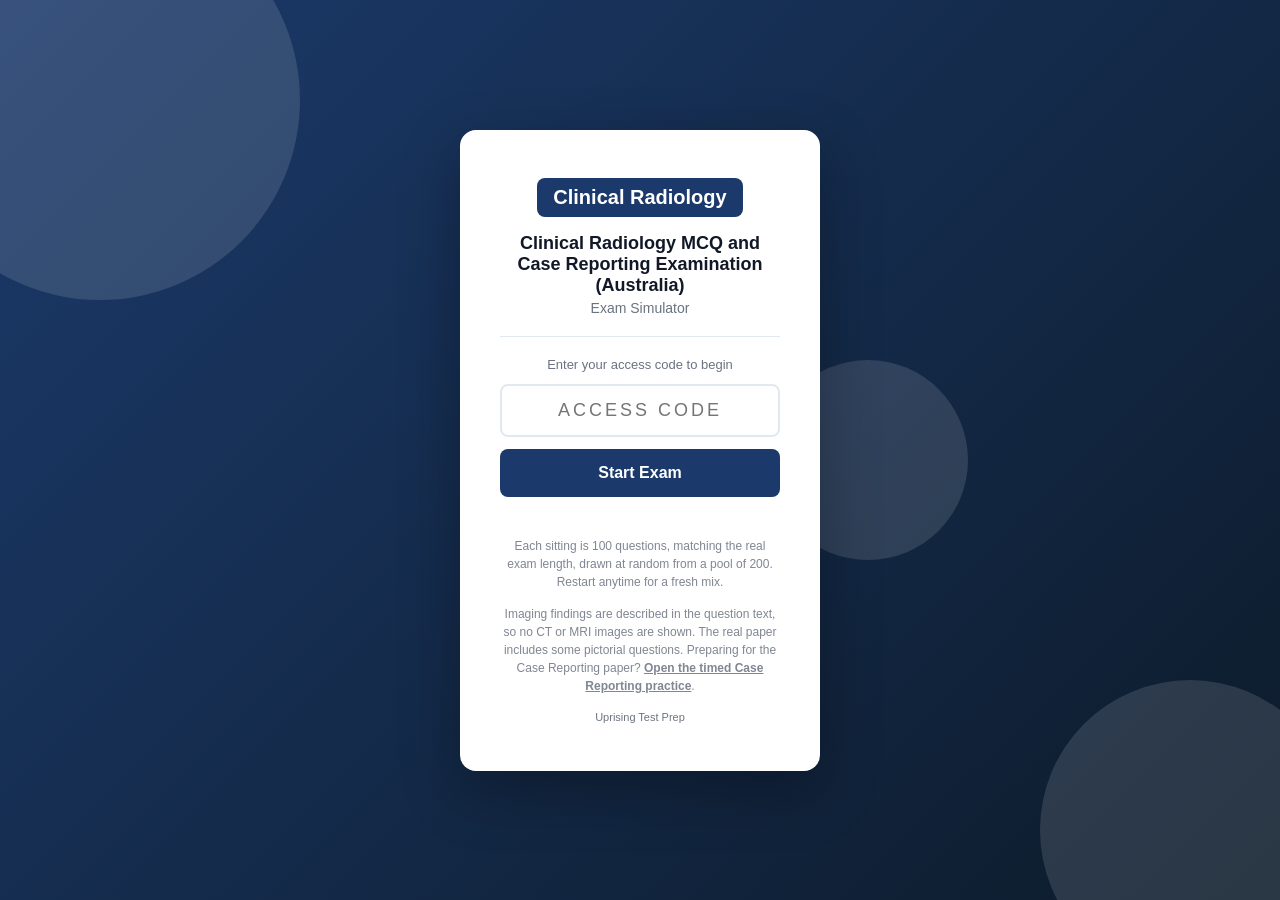
<file: index.html>
<!DOCTYPE html>
<html lang="en">
<head>
  <meta charset="UTF-8" />
  <meta name="viewport" content="width=device-width, initial-scale=1.0, viewport-fit=cover" />
  <meta name="apple-mobile-web-app-capable" content="yes" />
  <meta name="apple-mobile-web-app-status-bar-style" content="black-translucent" />
  <title>Clinical Radiology Exam Simulator</title>
  <link rel="stylesheet" href="style.css" />
</head>
<body>

<div id="access-gate">
  <div class="gate-bg-shapes">
    <div class="shape shape-1"></div>
    <div class="shape shape-2"></div>
    <div class="shape shape-3"></div>
  </div>
  <div class="gate-card">
    <div class="gate-logo">
      <div class="logo-badge">Clinical Radiology</div>
    </div>
    <h1 class="gate-title">Clinical Radiology MCQ and Case Reporting Examination (Australia)</h1>
    <p class="gate-subtitle">Exam Simulator</p>
    <div class="gate-divider"></div>
    <p class="gate-instruction">Enter your access code to begin</p>
    <input type="text" id="access-code-input" class="gate-input"
           placeholder="Access Code" autocomplete="off"
           maxlength="20" spellcheck="false" />
    <button id="access-btn" class="gate-btn">Start Exam</button>
    <p id="access-error" class="gate-error"></p>
    <p class="gate-pool-note">Each sitting is 100 questions, matching the real exam length, drawn at random from a pool of 200. Restart anytime for a fresh mix.</p>
    <p class="gate-pool-note">Imaging findings are described in the question text, so no CT or MRI images are shown. The real paper includes some pictorial questions. Preparing for the Case Reporting paper? <a href="cases.html" style="color:inherit;font-weight:700">Open the timed Case Reporting practice</a>.</p>
    <p class="gate-hint">Uprising Test Prep</p>
  </div>
</div>

<div id="app" style="display:none">
  <header class="top-bar">
    <div class="bar-left">
      <span class="bar-logo">Clinical Radiology</span>
      <span class="bar-title">Exam Simulator</span>
    </div>
    <div class="bar-right">
      <span class="bar-timer" id="timer-display">--:--</span>
      <button class="bar-btn" id="flag-btn">Flag</button>
      <button class="bar-btn bar-btn-primary" id="submit-btn">
        <span class="btn-full">Submit Exam</span>
        <span class="btn-short">Submit</span>
      </button>
    </div>
  </header>

  <div class="progress-strip">
    <div class="progress-bar" id="progress-bar"></div>
  </div>

  <main class="exam-main">
    <div class="question-panel">
      <div class="q-meta">
        <span id="q-counter"></span>
        <span class="q-pool-chip" title="This sitting is 100 questions, matching the real exam length, drawn at random from a pool of 200. Restart for a fresh mix.">200 Questions Available</span>
        <span id="q-domain" class="q-domain-tag"></span>
        <span id="q-flag-indicator" class="flag-chip" style="display:none">Flagged</span>
      </div>
      <!-- Shared text for a linked cluster (a clinical case, a reading
           passage). It sits ABOVE the stem, which is the one thing that
           legitimately precedes it, and repeats on every question in the
           cluster so nobody has to page backwards. -->
      <div id="q-cluster-wrap" class="cluster-wrap" style="display:none"></div>
      <p id="question-text" class="q-text"></p>
      <!-- The picture sits BELOW the question text so the simulator matches
           the printed book exactly: stem, then picture, then options. They
           used to disagree (book put the picture under the stem, simulator put
           it above), so no single wording could be true in both places, and
           184 of MLPAO's 185 image questions said "shown above" while the
           book printed the picture below the sentence. Write stems with
           neutral wording ("the strip shown", "the diagram shows") and this
           whole class of bug cannot come back. -->
      <div id="q-image-wrap" style="display:none; margin-bottom:14px;"></div>
      <div id="options-list" class="options-list"></div>
      <div id="explanation-box" class="explanation-box" style="display:none">
        <div class="explanation-label">Explanation</div>
        <p id="explanation-text" class="explanation-text"></p>
      </div>
    </div>
    <div class="nav-bar">
      <button class="nav-btn" id="prev-btn">&#8592; Prev</button>
      <button class="nav-btn nav-btn-map" id="map-btn">Question Map</button>
      <button class="nav-btn nav-btn-next" id="next-btn">Next &#8594;</button>
    </div>
  </main>
</div>

<!-- Question Map Modal -->
<div id="map-modal" style="display:none">
  <div class="map-backdrop" id="map-backdrop"></div>
  <div class="map-panel">
    <div class="map-header">
      <span class="map-title">Question Map</span>
      <button id="map-close" class="map-close-btn">&#x2715; Close</button>
    </div>
    <div class="map-legend">
      <span class="leg-item"><span class="leg-swatch leg-answered"></span>Answered</span>
      <span class="leg-item"><span class="leg-swatch leg-flagged"></span>Flagged</span>
      <span class="leg-item"><span class="leg-swatch leg-unanswered"></span>Unanswered</span>
    </div>
    <div id="q-grid" class="q-grid"></div>
  </div>
</div>

<div id="results-screen" style="display:none">
  <div class="results-card">
    <div class="res-header">
      <div class="res-badge">Clinical Radiology</div>
      <h2 id="res-status" class="res-status"></h2>
      <p class="gate-pool-note">RANZCR sets the real cut score for each sitting by standard setting and publishes no fixed percentage (recent MCQ cut scores were about 61 to 63%). This simulator compares you with a 62% practice benchmark.</p>
      <p id="res-score" class="res-score"></p>
    </div>
    <div id="res-domains" class="res-domains"></div>
    <p class="mode-pool-note">This sitting drew 100 questions from a pool of 200. Restart for a fresh mix.</p>
    <button id="res-review-btn" class="res-btn">Review Answers</button>
    <button id="res-restart-btn" class="res-btn res-btn-secondary">Restart</button>
  </div>
</div>

<script src="questions.js"></script>
<script src="app.js"></script>
</body>
</html>
</file>
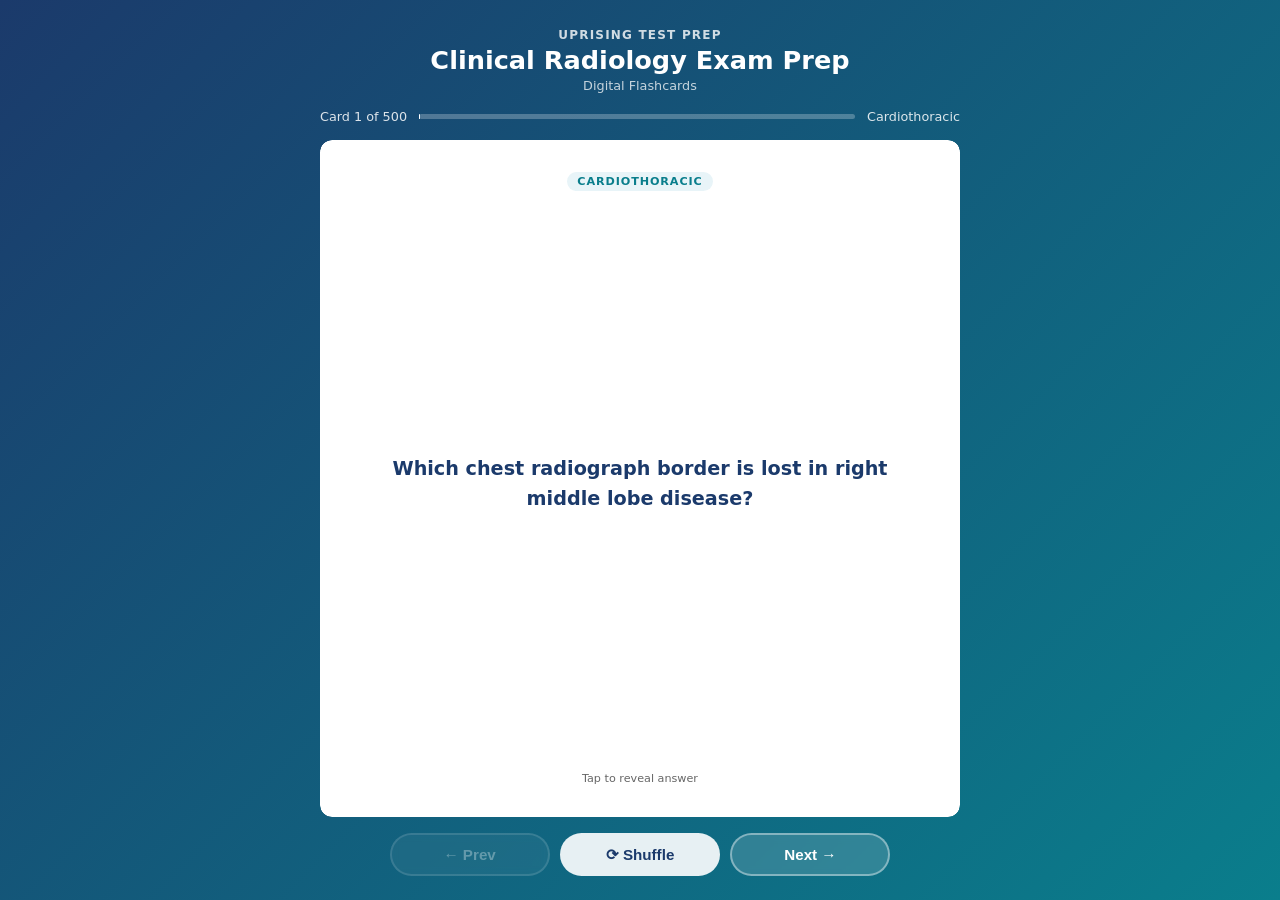
<file: flashcards/index.html>
<!DOCTYPE html>
<html lang="en">
<head>
  <meta charset="UTF-8">
  <meta name="viewport" content="width=device-width, initial-scale=1.0">
  <title>Clinical Radiology Exam Prep: Flashcards</title>
  <style>
    :root {
      --blue:   #1B3A6B;
      --teal:   #0A7E8C;
      --ltblue: #E8F4F8;
      --white:  #FFFFFF;
      --text:   #1A1A1A;
      --muted:  #666;
      --radius: 12px;
    }
    * { box-sizing: border-box; margin: 0; padding: 0; }
    html, body { height: 100%; }
    body {
      font-family: 'Segoe UI', system-ui, sans-serif;
      background: linear-gradient(135deg, var(--blue) 0%, var(--teal) 100%);
      /* Pinned, not min-height: the page must never grow, or the controls
         get pushed below the fold on iOS where 100dvh and height:100%
         disagree. The height:100% rule above is the pre-dvh fallback. */
      height: 100dvh;
      max-height: 100dvh;
      overflow: hidden;
      display: flex;
      flex-direction: column;
      align-items: center;
      padding: 1.25rem 1rem 1rem;
      gap: 0.75rem;
      overflow-x: hidden;
    }
    header { text-align: center; color: #fff; flex-shrink: 0; }
    header .brand { font-size: 0.75rem; font-weight: 700; letter-spacing: 0.1em; opacity: 0.8; text-transform: uppercase; }
    header h1 { font-size: 1.3rem; font-weight: 800; margin-top: 0.2rem; }
    header .subtitle { font-size: 0.8rem; opacity: 0.75; margin-top: 0.15rem; }
    #progress-info {
      display: flex; align-items: center; gap: 0.75rem;
      color: rgba(255,255,255,0.85); font-size: 0.8rem;
      flex-shrink: 0; width: 100%; max-width: 640px;
    }
    #progress-bar-track {
      flex: 1; background: rgba(255,255,255,0.25);
      border-radius: 4px; height: 5px;
    }
    #progress-bar-fill { height: 100%; background: #fff; border-radius: 4px; transition: width 0.3s; }
    .card-scene {
      width: 100%; max-width: 640px;
      perspective: 1200px;
      cursor: pointer;
      flex: 1; min-height: 0;
      display: flex; flex-direction: column;
    
      /* WebKit does not clip overflow inside a preserve-3d context, so the
         answer pane's own clip is dropped and a long answer paints over the
         Prev/Next row. This element only sets the perspective and is NOT
         itself in the 3D context, so its clip is honoured in every engine. */
      overflow: hidden;
      border-radius: var(--radius);
    }
    .card-inner {
      position: relative; width: 100%;
      flex: 1; min-height: 0;
      transition: transform 0.55s cubic-bezier(.4,0,.2,1);
      transform-style: preserve-3d;
    }
    .card-scene.flipped .card-inner { transform: rotateY(180deg); }
    .card-face {
      position: absolute; inset: 0;
      backface-visibility: hidden; -webkit-backface-visibility: hidden;
      border-radius: var(--radius);
      display: flex; flex-direction: column;
      padding: 1.5rem 1.75rem;
      box-shadow: 0 12px 40px rgba(0,0,0,0.2);
      overflow: hidden;
    
      /* Painting through a mask forces WebKit to allocate a real clipping
         layer for a 3D-transformed element, which is what makes the
         overflow:hidden and the rounded corners above actually apply. */
      -webkit-mask-image: -webkit-radial-gradient(#fff, #000);
              mask-image: radial-gradient(#fff, #000);
    }
    .card-front { background: var(--white); align-items: center; justify-content: center; }
    .card-back  { background: var(--ltblue); transform: rotateY(180deg); }
    .card-badge {
      font-size: 0.7rem; font-weight: 700; text-transform: uppercase;
      letter-spacing: 0.08em;
      background: var(--ltblue); color: var(--teal);
      padding: 0.2rem 0.65rem; border-radius: 20px;
      margin-bottom: 0.85rem; flex-shrink: 0;
    }
    .card-back .card-badge { background: rgba(10,126,140,0.12); }
    .card-front .q-text {
      font-size: 1.1rem; font-weight: 600; color: var(--blue); line-height: 1.55;
      text-align: center; overflow-y: auto; flex: 1;
      display: flex; align-items: center; justify-content: center;
      scrollbar-width: thin; scrollbar-color: rgba(27,58,107,0.3) transparent;
    }
    .card-back .a-label { font-size: 0.7rem; font-weight: 700; color: var(--teal); text-transform: uppercase; letter-spacing: 0.08em; margin-bottom: 0.4rem; flex-shrink: 0; }
    .card-back .a-text  {
      font-size: 0.975rem; color: var(--text); line-height: 1.65;
      overflow-y: auto; flex: 1; min-height: 0; padding-right: 4px;
      scrollbar-width: thin; scrollbar-color: rgba(10,126,140,0.4) transparent;
    
      -webkit-overflow-scrolling: touch;
      overscroll-behavior: contain;
    }
    .card-back .a-text::-webkit-scrollbar { width: 4px; }
    .card-back .a-text::-webkit-scrollbar-track { background: transparent; }
    .card-back .a-text::-webkit-scrollbar-thumb { background: rgba(10,126,140,0.4); border-radius: 4px; }
    .tap-hint { flex-shrink: 0; margin-top: 0.6rem; font-size: 0.7rem; color: var(--muted); text-align: center; }
    .card-back .tap-hint { color: var(--teal); opacity: 0.7; }
    .controls {
      display: flex; gap: 0.65rem; flex-wrap: nowrap;
      justify-content: center; flex-shrink: 0;
      width: 100%; max-width: 640px;
      padding-bottom: env(safe-area-inset-bottom, 0px);
    }
    .btn {
      padding: 0.6rem 1.2rem; border-radius: 50px;
      border: 2px solid rgba(255,255,255,0.4);
      background: rgba(255,255,255,0.15); color: #fff;
      font-weight: 700; font-size: 0.875rem; cursor: pointer;
      transition: all 0.2s; backdrop-filter: blur(4px);
      white-space: nowrap; flex: 1; max-width: 160px;
    }
    .btn:hover { background: rgba(255,255,255,0.3); border-color: rgba(255,255,255,0.7); }
    .btn:active { transform: scale(0.96); }
    .btn:disabled { opacity: 0.35; cursor: not-allowed; }
    .btn.btn-primary { background: rgba(255,255,255,0.9); color: var(--blue); border-color: transparent; }
    .btn.btn-primary:hover { background: #fff; }
    #loading { color: rgba(255,255,255,0.8); font-size: 1rem; text-align: center; padding: 3rem; flex: 1; }
    @media (min-width: 768px) {
      body { padding: 1.75rem 1.5rem 1.5rem; gap: 1rem; }
      header h1 { font-size: 1.6rem; }
      .card-face { padding: 2rem 2.5rem; }
      .card-front .q-text { font-size: 1.2rem; }
      .card-back .a-text { font-size: 1.05rem; }
      .btn { font-size: 0.95rem; padding: 0.65rem 1.4rem; }
    }
    @media (max-width: 380px) {
      body { padding: 0.75rem; gap: 0.5rem; }
      header .brand { font-size: 0.65rem; }
      header h1 { font-size: 1.1rem; }
      header .subtitle { display: none; }
      .card-face { padding: 1rem 1.1rem; }
      .card-front .q-text { font-size: 0.975rem; }
      .card-back .a-text { font-size: 0.875rem; }
      .btn { font-size: 0.8rem; padding: 0.5rem 0.75rem; }
    }
  </style>
</head>
<body>
<header>
  <div class="brand">Uprising Test Prep</div>
  <h1>Clinical Radiology Exam Prep</h1>
  <div class="subtitle">Digital Flashcards</div>
</header>
<div id="progress-info">
  <span id="card-counter">Card 1</span>
  <div id="progress-bar-track"><div id="progress-bar-fill" style="width:0%"></div></div>
  <span id="domain-label"></span>
</div>
<div id="loading">Loading flashcards...</div>
<div class="card-scene" id="card-scene" style="display:none" onclick="flipCard()">
  <div class="card-inner" id="card-inner">
    <div class="card-face card-front">
      <div class="card-badge" id="front-badge"></div>
      <div class="q-text" id="q-text"></div>
      <div class="tap-hint">Tap to reveal answer</div>
    </div>
    <div class="card-face card-back">
      <div class="card-badge" id="back-badge">Answer</div>
      <div class="a-label">Answer</div>
      <div class="a-text" id="a-text"></div>
      <div class="tap-hint">Tap to flip back</div>
    </div>
  </div>
</div>
<div class="controls" id="controls" style="display:none">
  <button class="btn" id="prev-btn" onclick="event.stopPropagation();move(-1)" disabled>&#8592; Prev</button>
  <button class="btn btn-primary" onclick="event.stopPropagation();shuffleCards()">&#10227; Shuffle</button>
  <button class="btn" id="next-btn" onclick="event.stopPropagation();move(1)">Next &#8594;</button>
</div>
<script>
const DOMAIN_LABELS = {
  cardiothoracic: "Cardiothoracic",
  abdominal_and_pelvic: "Abdominal and Pelvic",
  musculoskeletal: "Musculoskeletal",
  neuroradiology_and_head_and_neck: "Neuroradiology and Head and Neck",
  breast: "Breast",
  obstetrics_and_gynaecology: "Obstetrics and Gynaecology",
  paediatrics: "Paediatrics",
  interventional_and_multisystem: "Interventional and Multisystem",
};
let cards   = [];
let current = 0;
async function init() {
  try {
    const res = await fetch('flashcards.json');
    if (!res.ok) throw new Error('Network error');
    cards = await res.json();
    document.getElementById('loading').style.display    = 'none';
    document.getElementById('card-scene').style.display = 'flex';
    document.getElementById('controls').style.display   = 'flex';
    show();
  } catch (e) {
    document.getElementById('loading').textContent = 'Error loading flashcards. Please try refreshing.';
  }
}
function domainLabel(key) {
  return DOMAIN_LABELS[key] || key.replace(/_/g, ' ').replace(/\b\w/g, c => c.toUpperCase());
}
function show() {
  const c = cards[current];
  document.getElementById('card-scene').classList.remove('flipped');
  document.getElementById('a-text').scrollTop = 0;
  const label = domainLabel(c.domain || c.chapter || '');
  document.getElementById('q-text').textContent       = c.front;
  document.getElementById('a-text').textContent       = c.back;
  document.getElementById('front-badge').textContent  = label;
  document.getElementById('back-badge').textContent   = label;
  document.getElementById('card-counter').textContent = `Card ${current+1} of ${cards.length}`;
  document.getElementById('domain-label').textContent = label;
  document.getElementById('progress-bar-fill').style.width = `${((current+1)/cards.length*100).toFixed(1)}%`;
  document.getElementById('prev-btn').disabled = current === 0;
  document.getElementById('next-btn').disabled = current === cards.length - 1;
}
function flipCard() { document.getElementById('card-scene').classList.toggle('flipped'); }
function move(dir) {
  const next = current + dir;
  if (next < 0 || next >= cards.length) return;
  current = next; show();
}
function shuffleCards() {
  for (let i = cards.length - 1; i > 0; i--) {
    const j = Math.floor(Math.random() * (i+1));
    [cards[i], cards[j]] = [cards[j], cards[i]];
  }
  current = 0; show();
}
document.addEventListener('keydown', e => {
  if (e.key === 'ArrowRight' || e.key === 'ArrowDown') move(1);
  else if (e.key === 'ArrowLeft' || e.key === 'ArrowUp') move(-1);
  else if (e.key === ' ' || e.key === 'Enter') { e.preventDefault(); flipCard(); }
});
init();
</script>
</body>
</html>
</file>
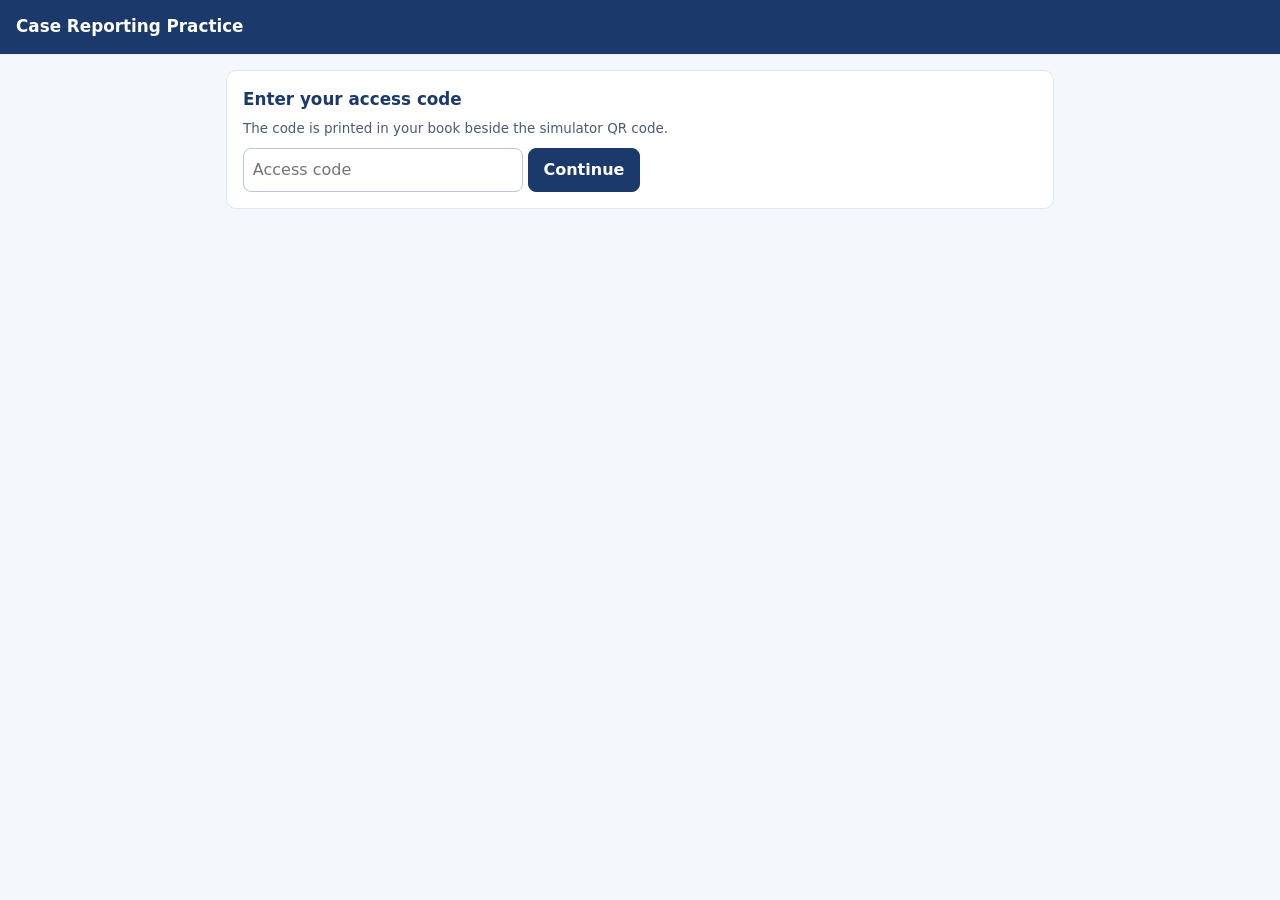
<file: cases.html>
<!DOCTYPE html>
<html lang="en"><head><meta charset="UTF-8"><meta name="viewport" content="width=device-width, initial-scale=1.0">
<title>Case Reporting Practice</title>
<style>
*{box-sizing:border-box;margin:0;padding:0}
body{font-family:"Avenir Next","Segoe UI",system-ui,sans-serif;background:#F4F7FB;color:#1C2A3F;line-height:1.5}
header{background:#1B3A6B;color:#fff;padding:.9rem 1rem;display:flex;justify-content:space-between;align-items:center;gap:1rem;flex-wrap:wrap}
header h1{font-size:1.05rem}#timer{font-variant-numeric:tabular-nums;font-weight:700;font-size:1.1rem}
main{max-width:860px;margin:0 auto;padding:1rem}
.card{background:#fff;border:1px solid #DDE6F2;border-radius:10px;padding:1rem;margin-bottom:1rem}
button{font:inherit;cursor:pointer;border-radius:8px;border:1px solid #1B3A6B;background:#fff;color:#1B3A6B;padding:.55rem .9rem;font-weight:600}
button.primary{background:#1B3A6B;color:#fff}button:disabled{opacity:.45;cursor:default}
input[type=password],input[type=text]{font:inherit;padding:.55rem;border:1px solid #B7C6DC;border-radius:8px;width:100%;max-width:280px}
textarea{width:100%;min-height:170px;font:inherit;padding:.6rem;border:1px solid #B7C6DC;border-radius:8px;resize:vertical}
.grid{display:flex;flex-wrap:wrap;gap:.35rem;margin:.6rem 0}
.grid button{padding:.3rem .55rem;font-size:.82rem;min-width:2.3rem}
.grid button.done{background:#DFF0E3;border-color:#5FA06B}.grid button.cur{background:#1B3A6B;color:#fff}
.tag{display:inline-block;font-size:.72rem;font-weight:700;letter-spacing:.04em;text-transform:uppercase;background:#E6EEF9;color:#1B3A6B;border-radius:6px;padding:.1rem .45rem;margin-right:.4rem}
h2{font-size:1.05rem;color:#1B3A6B;margin-bottom:.4rem}h4{font-size:.78rem;text-transform:uppercase;letter-spacing:.04em;color:#1B3A6B;margin:.7rem 0 .2rem}
ul{padding-left:1.2rem}.note{font-size:.84rem;color:#4A5B73}.row{display:flex;gap:.6rem;flex-wrap:wrap;margin-top:.7rem}
label.m{display:flex;gap:.5rem;align-items:flex-start;margin:.25rem 0}
[hidden]{display:none!important}
</style></head><body>
<header><h1>Case Reporting Practice</h1><div id="timer" hidden></div></header>
<main>
<section id="gate" class="card"><h2>Enter your access code</h2>
<p class="note" style="margin-bottom:.6rem">The code is printed in your book beside the simulator QR code.</p>
<input id="code" type="password" placeholder="Access code" autocomplete="off"> <button class="primary" id="go">Continue</button>
<p id="gerr" class="note" style="color:#B3261E" hidden>That code is not right. Check it and try again.</p></section>
<section id="menu" class="card" hidden><h2>Choose a practice mode</h2>
<p class="note">The real paper has 35 cases in 3 hours (20 short, 10 medium, 5 long) for 180 marks. Each case here gives the history and an examiner's written description of the images, because this tool cannot show real CT or MRI series. Write your report, then reveal the model report and mark yourself against the template. Your marking is a self-assessment: no pass mark is published for the real paper, and results are shown against a practice benchmark of 62%.</p>
<div class="row"><button class="primary" data-mode="s1">Paper 1: timed, 35 cases, 3 hours</button><button class="primary" data-mode="s2">Paper 2: timed, 35 cases, 3 hours</button>
<button data-mode="free">Browse all 70 cases, no timer</button></div></section>
<section id="exam" hidden>
<div class="card"><div id="grid" class="grid"></div><p class="note" id="progress"></p></div>
<div class="card" id="case"></div></section>
<section id="done" class="card" hidden></section>
</main>
<script>
const CODE="CRMCQ9000",KEY="crmcq_cases_v1";let cases=[],list=[],cur=0,mode="",endAt=0,tick=null;
let S={};try{S=JSON.parse(localStorage.getItem(KEY)||"{}")}catch(e){S={}}
function save(){try{localStorage.setItem(KEY,JSON.stringify(S))}catch(e){}}
const $=id=>document.getElementById(id);
function esc(s){return String(s).replace(/[&<>]/g,c=>({"&":"&amp;","<":"&lt;",">":"&gt;"}[c]))}
function vals(v){return Array.isArray(v)?"<ul>"+v.map(x=>"<li>"+esc(x)+"</li>").join("")+"</ul>":"<p>"+esc(v)+"</p>"}
fetch("cases.json").then(r=>r.json()).then(d=>{cases=d});
function unlock(){if($("code").value.trim().toUpperCase()===CODE){S.ok=1;save();$("gate").hidden=true;$("menu").hidden=false}else $("gerr").hidden=false}
$("go").onclick=unlock;$("code").addEventListener("keydown",e=>{if(e.key==="Enter")unlock()});
if(S.ok){$("gate").hidden=true;$("menu").hidden=false}
document.querySelectorAll("[data-mode]").forEach(b=>b.onclick=()=>start(b.dataset.mode));
function start(m){mode=m;list=m==="free"?cases.slice():cases.filter(c=>c.sitting===(m==="s1"?1:2));cur=0;
 S.runs=S.runs||{};S.runs[m]=S.runs[m]||{};$("menu").hidden=true;$("exam").hidden=false;
 if(m!=="free"){const r=S.runs[m];if(!r.end)r.end=Date.now()+180*60*1000;endAt=r.end;save();$("timer").hidden=false;tick=setInterval(clock,500);clock()}
 draw()}
function clock(){const left=Math.max(0,endAt-Date.now());const h=Math.floor(left/3600000),m=Math.floor(left%3600000/60000),s=Math.floor(left%60000/1000);
 $("timer").textContent=`${h}:${String(m).padStart(2,"0")}:${String(s).padStart(2,"0")}`;if(left<=0){clearInterval(tick);finish()}}
function rec(c){S.runs[mode]=S.runs[mode]||{};const r=S.runs[mode];r.cases=r.cases||{};return r.cases[c.id]=r.cases[c.id]||{text:"",marks:{},shown:false}}
function draw(){const c=list[cur],r=rec(c);
 $("grid").innerHTML=list.map((x,i)=>`<button class="${i===cur?"cur":(rec(x).text||rec(x).shown?"done":"")}" data-i="${i}">${i+1}</button>`).join("");
 document.querySelectorAll("#grid button").forEach(b=>b.onclick=()=>{cur=+b.dataset.i;draw()});
 const answered=list.filter(x=>rec(x).text.trim()).length;$("progress").textContent=`Case ${cur+1} of ${list.length}. Reports started: ${answered}.`;
 let h=`<h2><span class="tag">${c.length}</span><span class="tag">${c.marks} marks</span>Case ${c.id}</h2><h4>History</h4><p>${esc(c.history)}</p><h4>Imaging (examiner's description)</h4><p>${esc(c.imaging)}</p><h4>Your report</h4>
 <textarea id="rep" placeholder="${c.length==="short"?"Give the most likely diagnosis.":"Write your findings, diagnosis, differential, investigation and management as the case requires."}">${esc(r.text)}</textarea>
 <div class="row"><button id="prev" ${cur===0?"disabled":""}>Previous</button><button id="next" ${cur===list.length-1?"disabled":""}>Next</button><button class="primary" id="rev">${r.shown?"Hide":"Reveal"} model report</button>`+(mode!=="free"?`<button id="fin">Finish and score</button>`:"")+`</div>`;
 if(r.shown){const mr=typeof c.model_report==="object"&&!Array.isArray(c.model_report)?c.model_report:{diagnosis:c.model_report};
  const L={findings:"Findings",diagnosis:"Diagnosis",differential:"Differential diagnosis",investigation_management:"Further investigation and management"};
  h+=`<div style="margin-top:1rem;border-top:1px solid #DDE6F2;padding-top:.5rem">`;
  for(const k of ["findings","diagnosis","differential","investigation_management"])if(mr[k])h+=`<h4>${L[k]}</h4>`+vals(mr[k]);
  if(c.acceptable_diagnoses&&c.acceptable_diagnoses.length)h+=`<h4>Also acceptable for the diagnosis mark</h4>`+vals(c.acceptable_diagnoses);
  h+=`<h4>Mark yourself against the template</h4>`+c.marking_template.map((m,i)=>`<label class="m"><input type="checkbox" data-m="${i}" ${r.marks[i]?"checked":""}><span>${esc(m.item)} <b>(${m.marks})</b></span></label>`).join("");
  if(c.common_errors&&c.common_errors.length)h+=`<h4>Common candidate errors</h4>`+vals(c.common_errors);h+=`</div>`}
 $("case").innerHTML=h;
 $("rep").oninput=e=>{r.text=e.target.value;save()};
 $("prev").onclick=()=>{cur--;draw()};$("next").onclick=()=>{cur++;draw()};
 $("rev").onclick=()=>{r.shown=!r.shown;save();draw()};
 document.querySelectorAll("[data-m]").forEach(cb=>cb.onchange=()=>{r.marks[cb.dataset.m]=cb.checked;save()});
 if($("fin"))$("fin").onclick=()=>{const un=list.filter(x=>!rec(x).shown).length;if(!un||confirm(`${un} case(s) have no model report revealed, so they will score zero. Finish now?`))finish()}}
function finish(){clearInterval(tick);let got=0,tot=0;const per={short:[0,0],medium:[0,0],long:[0,0]};
 for(const c of list){const r=rec(c);tot+=c.marks;let s=0;c.marking_template.forEach((m,i)=>{if(r.marks[i])s+=m.marks});s=Math.min(s,c.marks);got+=s;per[c.length][0]+=s;per[c.length][1]+=c.marks}
 const pct=Math.round(100*got/tot);const above=pct>=62;
 $("exam").hidden=true;$("timer").hidden=true;$("done").hidden=false;
 $("done").innerHTML=`<h2>Your self-marked score</h2><p style="font-size:1.4rem;font-weight:700;margin:.4rem 0">${got % 1 ? got.toFixed(1) : got} / ${tot} (${pct}%)</p>
 <p><b>${above?"ABOVE":"BELOW"} PRACTICE BENCHMARK</b> of 62%. RANZCR sets the real cut score for each sitting by standard setting and publishes no fixed percentage; recent cut scores for this paper were about 59 to 67%. Your marks are self-assessed, so mark honestly against the template.</p>
 <ul>${Object.entries(per).filter(([k,v])=>v[1]).map(([k,v])=>`<li>${k}: ${v[0]} / ${v[1]}</li>`).join("")}</ul>
 <div class="row"><button class="primary" id="again">Back to menu</button></div>`;
 $("again").onclick=()=>{if(mode!=="free"){delete S.runs[mode];save()}$("done").hidden=true;$("menu").hidden=false}}
</script></body></html>
</file>
<file: style.css>
/* CRMCQ Exam Simulator, Styles */
:root {
  --primary:   #1B3A6B;
  --pass:      #059669;
  --fail:      #DC2626;
  --bg:        #F3F4F8;
  --card:      #FFFFFF;
  --border:    #E2E8F0;
  --text:      #111827;
  --muted:     #6B7280;
  --radius:    10px;
}
*, *::before, *::after { box-sizing: border-box; margin: 0; padding: 0; }
body {
  font-family: -apple-system, BlinkMacSystemFont, "Segoe UI", sans-serif;
  background: var(--bg);
  color: var(--text);
  height: 100vh;
  height: 100dvh;
  overflow: hidden;
  -webkit-text-size-adjust: 100%;
}

/* ── Access Gate ─────────────────────────────────────────────────────────── */
#access-gate {
  display: flex;
  align-items: center;
  justify-content: center;
  height: 100vh;
  height: 100dvh;
  background: linear-gradient(135deg, var(--primary) 0%, #0d1b2a 100%);
  position: relative;
  overflow: hidden;
  padding: 20px;
  padding-top: max(20px, env(safe-area-inset-top));
  padding-bottom: max(20px, env(safe-area-inset-bottom));
}
.gate-bg-shapes { position: absolute; inset: 0; pointer-events: none; }
.shape { position: absolute; border-radius: 50%; opacity: .12; background: #fff; }
.shape-1 { width: 400px; height: 400px; top: -100px; left: -100px; }
.shape-2 { width: 300px; height: 300px; bottom: -80px; right: -60px; }
.shape-3 { width: 200px; height: 200px; top: 40%; left: 60%; }
.gate-card {
  background: #fff;
  border-radius: 16px;
  padding: 48px 40px;
  text-align: center;
  width: 100%;
  max-width: 360px;
  position: relative;
  z-index: 1;
  box-shadow: 0 20px 60px rgba(0,0,0,.3);
}
.logo-badge {
  display: inline-block;
  background: var(--primary);
  color: #fff;
  font-weight: 800;
  font-size: 20px;
  padding: 8px 16px;
  border-radius: 8px;
}
.gate-title { font-size: 18px; font-weight: 700; margin-top: 16px; color: var(--text); }
.gate-subtitle { color: var(--muted); font-size: 14px; margin-top: 4px; }
.gate-divider { height: 1px; background: var(--border); margin: 20px 0; }
.gate-instruction { font-size: 13px; color: var(--muted); margin-bottom: 12px; }
.gate-input {
  width: 100%;
  padding: 14px 16px;
  border: 2px solid var(--border);
  border-radius: 8px;
  font-size: 18px;
  text-align: center;
  text-transform: uppercase;
  letter-spacing: 3px;
  outline: none;
}
.gate-input:focus { border-color: var(--primary); }
.gate-btn {
  width: 100%;
  margin-top: 12px;
  padding: 15px;
  background: var(--primary);
  color: #fff;
  border: none;
  border-radius: 8px;
  font-size: 16px;
  font-weight: 600;
  cursor: pointer;
  -webkit-tap-highlight-color: transparent;
}
.gate-btn:hover { opacity: .9; }
.gate-error { color: var(--fail); font-size: 13px; margin-top: 8px; min-height: 18px; }
.gate-hint { color: var(--muted); font-size: 11px; margin-top: 16px; }
.gate-pool-note { color: var(--muted); opacity: .85; font-size: 12px; margin-top: 14px; line-height: 1.5; }
.mode-pool-note { color: var(--muted); opacity: .85; font-size: 12.5px; text-align: center; margin: 4px 0 16px; line-height: 1.5; }

/* ── App shell ───────────────────────────────────────────────────────────── */
#app {
  display: flex;
  flex-direction: column;
  height: 100vh;
  height: 100dvh;
  padding-top: env(safe-area-inset-top);
}
.top-bar {
  display: flex;
  justify-content: space-between;
  align-items: center;
  background: var(--primary);
  color: #fff;
  padding: 0 20px;
  padding-left: max(20px, env(safe-area-inset-left));
  padding-right: max(20px, env(safe-area-inset-right));
  height: 52px;
  flex-shrink: 0;
  gap: 8px;
}
.bar-left { display: flex; align-items: center; gap: 8px; min-width: 0; }
.bar-logo { font-weight: 800; font-size: 18px; flex-shrink: 0; }
.bar-title { font-size: 14px; opacity: .8; white-space: nowrap; overflow: hidden; text-overflow: ellipsis; }
.bar-right { display: flex; align-items: center; gap: 8px; flex-shrink: 0; }
.bar-timer {
  font-variant-numeric: tabular-nums;
  font-size: 16px;
  font-weight: 600;
  min-width: 68px;
  text-align: right;
}
.bar-btn {
  padding: 7px 13px;
  background: rgba(255,255,255,.15);
  border: 1px solid rgba(255,255,255,.3);
  color: #fff;
  border-radius: 6px;
  cursor: pointer;
  font-size: 13px;
  white-space: nowrap;
  -webkit-tap-highlight-color: transparent;
  touch-action: manipulation;
}
.bar-btn:hover { background: rgba(255,255,255,.25); }
.bar-btn-primary {
  background: #fff;
  color: var(--primary);
  border-color: #fff;
  font-weight: 600;
}
.bar-btn-primary:hover { background: #f0f0f0; }
.btn-short { display: none; }
.btn-full  { display: inline; }

.progress-strip { height: 4px; background: rgba(0,0,0,.1); flex-shrink: 0; }
.progress-bar   { height: 100%; background: #4ade80; transition: width .3s; }

/* ── Main exam area ──────────────────────────────────────────────────────── */
.exam-main {
  flex: 1;
  overflow: hidden;
  display: flex;
  flex-direction: column;
  padding: 16px 20px 0;
  padding-left: max(16px, env(safe-area-inset-left));
  padding-right: max(16px, env(safe-area-inset-right));
  min-height: 0;
}
.question-panel { flex: 1; overflow-y: auto; padding-bottom: 12px; -webkit-overflow-scrolling: touch; }
.q-meta {
  display: flex;
  align-items: center;
  gap: 8px;
  margin-bottom: 12px;
  font-size: 13px;
  color: var(--muted);
  flex-wrap: wrap;
}
.q-domain-tag {
  background: var(--primary);
  color: #fff;
  padding: 2px 8px;
  border-radius: 4px;
  font-size: 11px;
  font-weight: 600;
}
.q-pool-chip {
  background: #EEF2FF;
  background: color-mix(in srgb, var(--primary) 12%, #fff);
  color: var(--primary);
  border: 1px solid var(--primary);
  padding: 2px 8px;
  border-radius: 10px;
  font-size: 11px;
  font-weight: 700;
  cursor: help;
  white-space: nowrap;
}
.flag-chip {
  background: #FEF3C7;
  color: #92400E;
  padding: 2px 8px;
  border-radius: 4px;
  font-size: 11px;
  font-weight: 600;
}
.cluster-wrap {
  border-left: 4px solid var(--primary, #1B3A6B);
  background: #F2F6FC; border-radius: 8px;
  padding: 10px 14px; margin-bottom: 16px;
}
.cluster-label {
  font-size: 11px; font-weight: 700; letter-spacing: 0.06em;
  text-transform: uppercase; color: var(--primary, #1B3A6B); margin-bottom: 6px;
}
.cluster-body {
  max-height: 38vh; overflow-y: auto; font-size: 15px; line-height: 1.6;
  -webkit-overflow-scrolling: touch;
}
.cluster-body p + p { margin-top: 10px; }
@media (min-width: 1100px) { .cluster-body { max-height: 52vh; } }

.q-image {
  max-width: 100%;
  /* Cap the height too. With only max-width, a tall exhibit renders at full
     width and pushes the stem and every option below the fold, so the question
     looks like it has no answers until the candidate scrolls. Found on CNPLE. */
  max-height: 62vh;
  width: auto;
  height: auto;
  object-fit: contain;
  border-radius: 6px;
  border: 1px solid var(--border);
  display: block;
  margin-bottom: 14px;
}
.q-text { font-size: 16px; line-height: 1.65; margin-bottom: 20px; }
.options-list { display: flex; flex-direction: column; gap: 10px; }
.option {
  display: flex;
  align-items: flex-start;
  gap: 12px;
  padding: 15px 16px;
  background: var(--card);
  border: 2px solid var(--border);
  border-radius: var(--radius);
  cursor: pointer;
  transition: .15s;
  -webkit-tap-highlight-color: transparent;
  touch-action: manipulation;
  min-height: 52px;
}
.option:hover  { border-color: var(--primary); background: #F8FAFF; }
.option.selected  { border-color: var(--primary); background: #EEF3FF; }
.option.correct   { border-color: #059669; background: #ECFDF5; }
.option.incorrect { border-color: #DC2626; background: #FEF2F2; }
.explanation-box {
  margin-top: 20px;
  padding: 16px 18px;
  background: #F0F9FF;
  border-left: 4px solid #2563EB;
  border-radius: 6px;
}
.explanation-label {
  font-size: 11px;
  font-weight: 700;
  text-transform: uppercase;
  letter-spacing: .06em;
  color: #2563EB;
  margin-bottom: 8px;
}
.explanation-text { font-size: 14.5px; line-height: 1.7; color: #1e293b; margin: 0; }
.opt-letter { font-weight: 700; font-size: 15px; color: var(--primary); min-width: 22px; padding-top: 1px; flex-shrink: 0; }
.opt-text   { font-size: 15px; line-height: 1.5; }

/* ── Nav bar ─────────────────────────────────────────────────────────────── */
.nav-bar {
  display: flex;
  align-items: center;
  gap: 8px;
  padding: 10px 0;
  padding-bottom: max(14px, env(safe-area-inset-bottom));
  flex-shrink: 0;
}
.nav-btn {
  flex: 1;
  padding: 13px 8px;
  background: var(--card);
  border: 1px solid var(--border);
  border-radius: 8px;
  cursor: pointer;
  font-size: 15px;
  font-weight: 500;
  text-align: center;
  -webkit-tap-highlight-color: transparent;
  touch-action: manipulation;
  min-height: 48px;
}
.nav-btn:hover      { background: #f0f0f0; }
.nav-btn-map {
  background: var(--bg);
  border-color: var(--primary);
  color: var(--primary);
  font-weight: 600;
}
.nav-btn-map:hover { background: #EEF3FF; }
.nav-btn-next {
  background: var(--primary);
  color: #fff;
  border-color: var(--primary);
}
.nav-btn-next:hover { opacity: .9; }

/* ── Question Map Modal ──────────────────────────────────────────────────── */
#map-modal {
  position: fixed;
  inset: 0;
  z-index: 1000;
  display: flex;
  flex-direction: column;
  justify-content: flex-end;
}
.map-backdrop { position: absolute; inset: 0; background: rgba(0,0,0,.5); }
.map-panel {
  position: relative;
  background: #fff;
  border-radius: 20px 20px 0 0;
  padding: 20px;
  padding-bottom: max(20px, env(safe-area-inset-bottom));
  max-height: 80vh;
  max-height: 80dvh;
  display: flex;
  flex-direction: column;
  box-shadow: 0 -4px 30px rgba(0,0,0,.2);
}
.map-header {
  display: flex;
  align-items: center;
  justify-content: space-between;
  margin-bottom: 12px;
  flex-shrink: 0;
}
.map-title { font-size: 17px; font-weight: 700; color: var(--text); }
.map-close-btn {
  padding: 8px 16px;
  background: var(--bg);
  border: 1px solid var(--border);
  border-radius: 8px;
  cursor: pointer;
  font-size: 14px;
  font-weight: 500;
  min-height: 40px;
  -webkit-tap-highlight-color: transparent;
  touch-action: manipulation;
}
.map-close-btn:hover { background: #e5e7eb; }
.map-legend { display: flex; gap: 16px; margin-bottom: 14px; flex-shrink: 0; flex-wrap: wrap; }
.leg-item { display: flex; align-items: center; gap: 6px; font-size: 13px; color: var(--muted); }
.leg-swatch {
  width: 16px;
  height: 16px;
  border-radius: 3px;
  border: 1px solid var(--border);
  background: var(--card);
  display: inline-block;
  flex-shrink: 0;
}
.leg-swatch.leg-answered  { background: var(--primary); border-color: var(--primary); }
.leg-swatch.leg-flagged   { background: #FEF3C7; border-color: #F59E0B; }
.leg-swatch.leg-unanswered { background: var(--card); }
.q-grid {
  display: flex;
  flex-wrap: wrap;
  gap: 6px;
  overflow-y: auto;
  flex: 1;
  padding-bottom: 8px;
  -webkit-overflow-scrolling: touch;
}
.grid-btn {
  width: 40px;
  height: 40px;
  border: 1px solid var(--border);
  border-radius: 6px;
  background: var(--card);
  font-size: 12px;
  cursor: pointer;
  font-weight: 500;
  -webkit-tap-highlight-color: transparent;
  touch-action: manipulation;
}
.grid-btn.answered { background: var(--primary); color: #fff; border-color: var(--primary); }
.grid-btn.flagged  { background: #FEF3C7; border-color: #F59E0B; }
.grid-btn.active   { outline: 3px solid var(--primary); outline-offset: 2px; }

/* ── Results ─────────────────────────────────────────────────────────────── */
#results-screen {
  display: flex;
  align-items: flex-start;
  justify-content: center;
  min-height: 100vh;
  min-height: 100dvh;
  background: var(--bg);
  overflow-y: auto;
  -webkit-overflow-scrolling: touch;
  padding: 20px 16px;
  padding-top: max(20px, env(safe-area-inset-top));
  padding-bottom: max(20px, env(safe-area-inset-bottom));
}
.results-card {
  background: var(--card);
  border-radius: 16px;
  padding: 40px;
  max-width: 480px;
  width: 100%;
  box-shadow: 0 8px 30px rgba(0,0,0,.1);
}
.res-header { text-align: center; margin-bottom: 24px; }
.res-badge {
  display: inline-block;
  background: var(--primary);
  color: #fff;
  font-weight: 800;
  font-size: 17px;
  padding: 6px 14px;
  border-radius: 8px;
}
.res-status { font-size: 36px; font-weight: 800; margin-top: 12px; }
.res-score  { font-size: 18px; color: var(--muted); margin-top: 4px; }
.res-domains { margin-bottom: 24px; display: flex; flex-direction: column; gap: 10px; }
.res-domain-row { display: flex; align-items: center; gap: 8px; font-size: 13px; }
.res-domain-name { width: 160px; font-weight: 500; flex-shrink: 0; }
.res-domain-bar-wrap { flex: 1; background: #E5E7EB; border-radius: 4px; height: 8px; overflow: hidden; }
.res-domain-bar { height: 100%; border-radius: 4px; transition: width .5s; }
.res-domain-pct { width: 36px; text-align: right; font-weight: 600; }
.res-btn {
  width: 100%;
  padding: 15px;
  background: var(--primary);
  color: #fff;
  border: none;
  border-radius: 8px;
  font-size: 15px;
  font-weight: 600;
  cursor: pointer;
  margin-bottom: 10px;
  min-height: 52px;
  -webkit-tap-highlight-color: transparent;
  touch-action: manipulation;
}
.res-btn:hover { opacity: .9; }
.res-btn-secondary {
  background: transparent;
  color: var(--primary);
  border: 2px solid var(--primary);
}
.res-btn-secondary:hover { background: var(--primary); color: #fff; }

/* ── Mobile breakpoint (phones ≤ 640px) ─────────────────────────────────── */
@media (max-width: 640px) {
  /* Gate card */
  .gate-card { padding: 32px 24px; }

  /* Top bar: hide long title text, swap Submit label */
  .bar-title  { display: none; }
  .btn-full   { display: none; }
  .btn-short  { display: inline; }
  .bar-right  { gap: 6px; }
  .bar-btn    { padding: 6px 10px; font-size: 12px; }
  .bar-timer  { font-size: 14px; min-width: 58px; }

  /* Exam main */
  .exam-main { padding: 12px 14px 0; }
  .q-text { font-size: 16px; }
  .opt-text { font-size: 15px; }

  /* Nav bar, bigger touch targets */
  .nav-btn { font-size: 14px; padding: 14px 6px; }

  /* Results */
  .results-card { padding: 28px 20px; }
  .res-domain-name { width: 110px; font-size: 12px; }
  .res-domain-pct  { font-size: 12px; }
  .res-status { font-size: 30px; }

  /* Map grid, slightly bigger buttons on phones */
  .grid-btn { width: 42px; height: 42px; }
}

/* ── Very small phones (≤ 380px) ────────────────────────────────────────── */
@media (max-width: 380px) {
  .bar-logo { font-size: 15px; }
  .bar-btn  { padding: 5px 8px; font-size: 11px; }
  .bar-timer { font-size: 13px; min-width: 52px; }
  .nav-btn  { font-size: 13px; }
  .grid-btn { width: 38px; height: 38px; font-size: 11px; }
}
</file>
